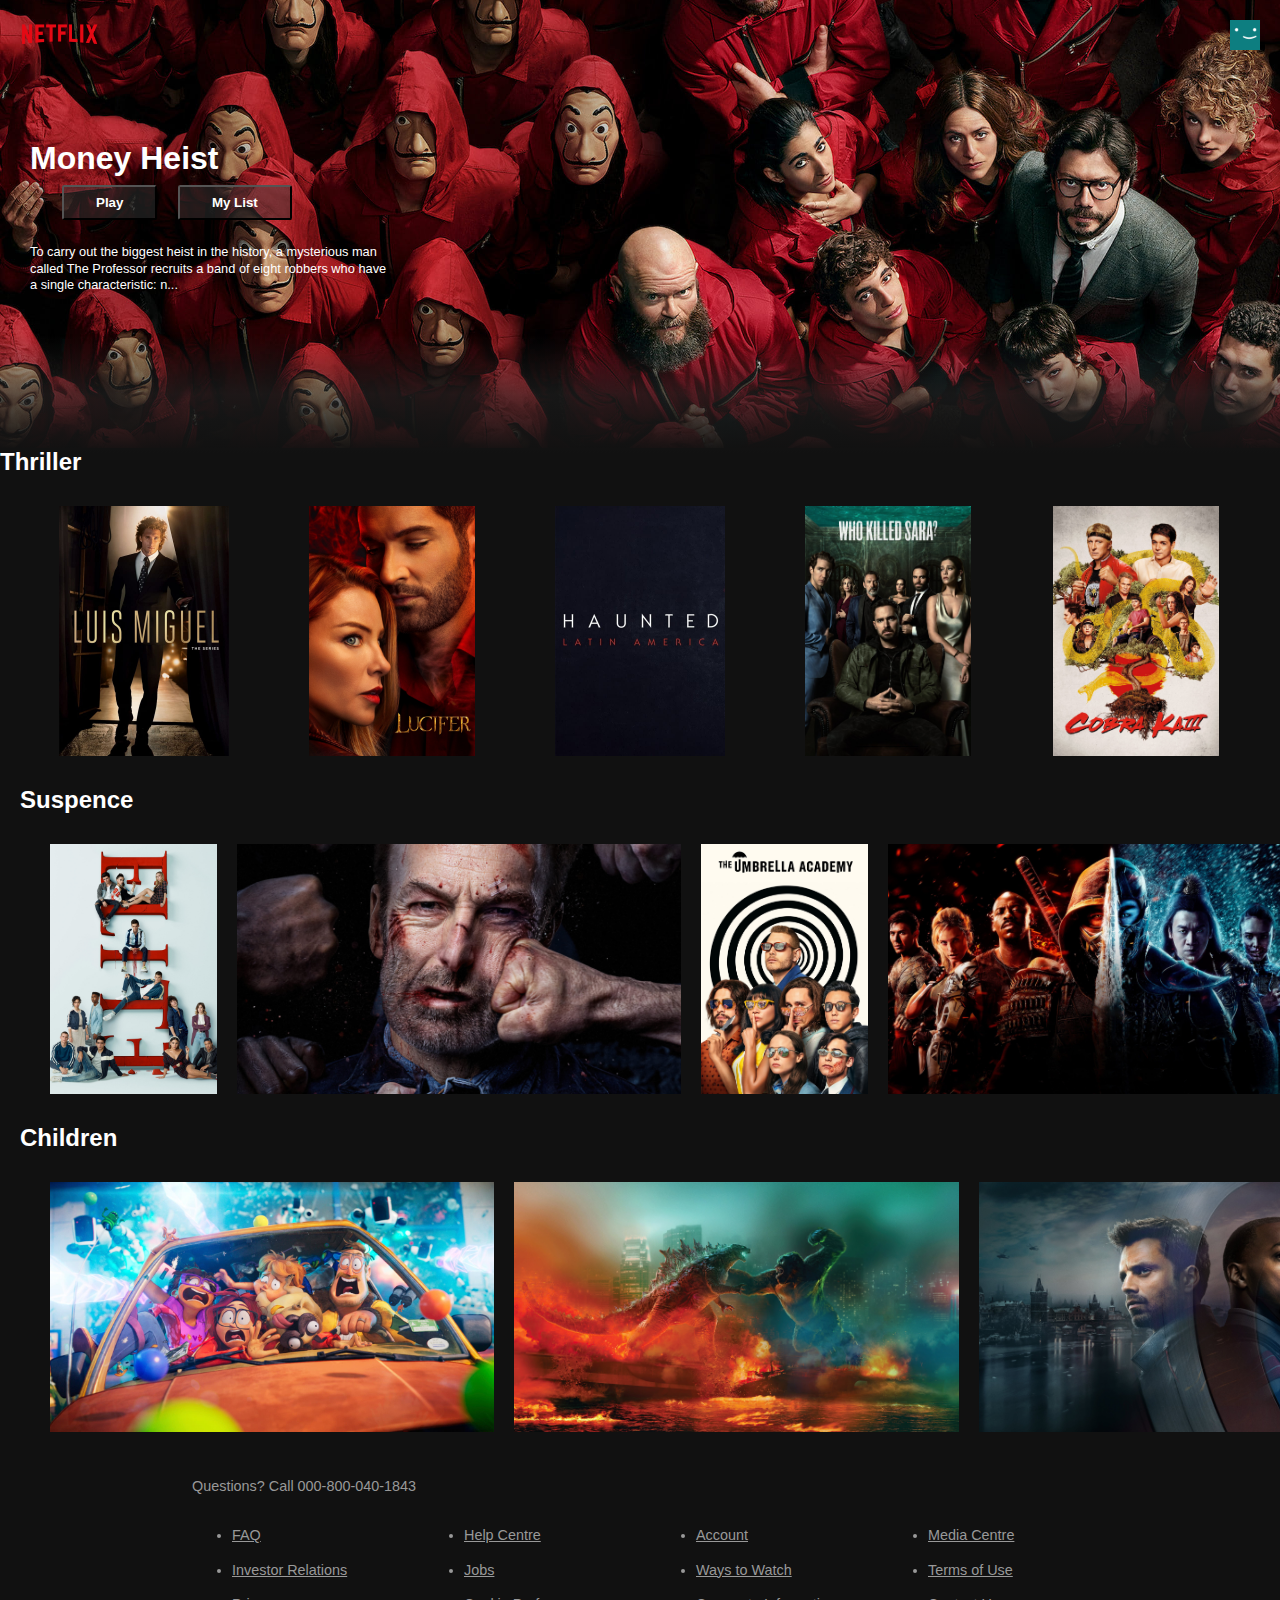
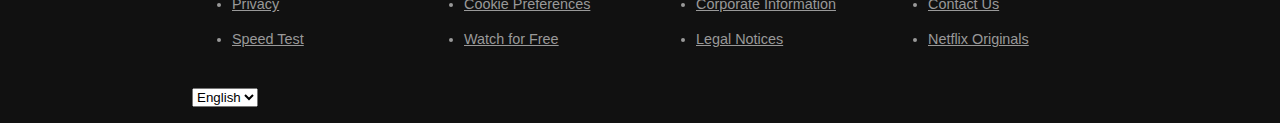
<file: movies.html>
<!DOCTYPE html>
<html lang="en">
  <head>
    <meta charset="UTF-8" />
    <meta http-equiv="X-UA-Compatible" content="IE=edge" />
    <meta name="viewport" content="width=device-width, initial-scale=1.0" />
    <title>Netflix Main Page</title>
    <link
      rel="stylesheet"
      href="https://cdnjs.cloudflare.com/ajax/libs/font-awesome/5.15.3/css/all.min.css"
      integrity="sha512-iBBXm8fW90+nuLcSKlbmrPcLa0OT92xO1BIsZ+ywDWZCvqsWgccV3gFoRBv0z+8dLJgyAHIhR35VZc2oM/gI1w=="
      crossorigin="anonymous"
    />
    <link rel="icon" href="images/logo.png" />
    <link rel="stylesheet" href="movie.css" />
  </head>
  <body>
    <div class="nav" id="nav">
      <img src="images/logo.png" alt="logo" class="nav__logo" />
      <img src="images/avatar.png" alt="avatar" class="nav__avatar" />
    </div>
    <div class="banner">
      <div class="banner__contents">
        <h1 class="banner__tittle">Money Heist</h1>
        <div class="banner__buttons">
          <button class="banner__buttons">Play</button>
          <button class="banner__buttons">My List</button>
        </div>
        <div class="banner__description">
          To carry out the biggest heist in the history, a mysterious man called
          The Professor recruits a band of eight robbers who have a single
          characteristic: n...
        </div>
      </div>
      <div class="banner--fadeBottom"></div>
    </div>

    <div class="row" id="thriller">
      <h2>Thriller</h2>
      <div class="row__posters">
        <img src="images/m1.jpg" alt="Money heist" class="row__poster" />
        <img src="images/m2.jpg" alt="elite" class="row__poster" />
        <img src="images/m3.jpg" alt="The alist" class="row__poster" />
        <img src="images/m4.jpg" alt="I care alot" class="row__poster" />
        <img src="images/m5.jpg" alt="Guilty" class="row__poster" />
      </div>
    </div>

    <div class="row">
      <h2>Suspence</h2>
      <div class="row__posters">
        <img src="images/m6.jpg" alt="V Wars" class="row__poster" />
        <img src="images/m15.jpg" alt="The society" class="row__poster" />
        <img src="images/m8.jpg" alt="Ragnarok" class="row__poster" />
        <img src="images/m9.jpg" alt="I care alot" class="row__poster" />
        <img src="images/m10.jpg" alt="The society" class="row__poster" />
      </div>
    </div>

    <div class="row">
      <h2>Children</h2>
      <div class="row__posters">
        <img src="images/m11.jpg" alt="boss baby" class="row__poster" />
        <img src="images/m12.jpg" alt="The unlisted" class="row__poster" />
        <img src="images/m13.jpg" alt="The lost dragon" class="row__poster" />
        <img
          src="images/m14.jpg"
          alt="vivo"
          class="row__poster row__posterLarge"
        />
        <img src="images/m7.jpg" alt="The inbestors" class="row__poster" />
      </div>
    </div>
    <script>
      const nav = document.getElementById("nav");
      window.addEventListener("scroll", () => {
        if (window.scrollY >= 100) {
          nav.classList.add("nav__black");
        } else {
          nav.classList.remove("nav__black");
        }
      });
    </script>
    <footer class="footer">
      <p>Questions? Call 000-800-040-1843</p>
      <div class="footer-cols">
        <ul>
          <li><a href="#">FAQ</a></li>
          <li><a href="#">Investor Relations</a></li>
          <li><a href="#">Privacy</a></li>
          <li><a href="#">Speed Test</a></li>
        </ul>
        <ul>
          <li><a href="#">Help Centre</a></li>
          <li><a href="#">Jobs</a></li>
          <li><a href="#">Cookie Preferences</a></li>
          <li><a href="#">Watch for Free</a></li>
        </ul>
        <ul>
          <li><a href="#">Account</a></li>
          <li><a href="#">Ways to Watch</a></li>
          <li><a href="#">Corporate Information</a></li>
          <li><a href="#">Legal Notices</a></li>
        </ul>
        <ul>
          <li><a href="#">Media Centre</a></li>
          <li><a href="#">Terms of Use</a></li>
          <li><a href="#">Contact Us</a></li>
          <li><a href="#">Netflix Originals</a></li>
        </ul>
        <div class="navbar__nav__items">
          <div class="nav__item">
            <div class="dropdown__container">
              <i class="fas fa-globe"></i>
              <select
                name="languages"
                id="languagesSelect"
                class="language__drop__down"
              >
                <option value="english" selected>English</option>
                <option value="hindi">Hindi</option>
              </select>
            </div>
          </div>
        </div>
      </div>
    </footer>
  </body>
</html>
</file>
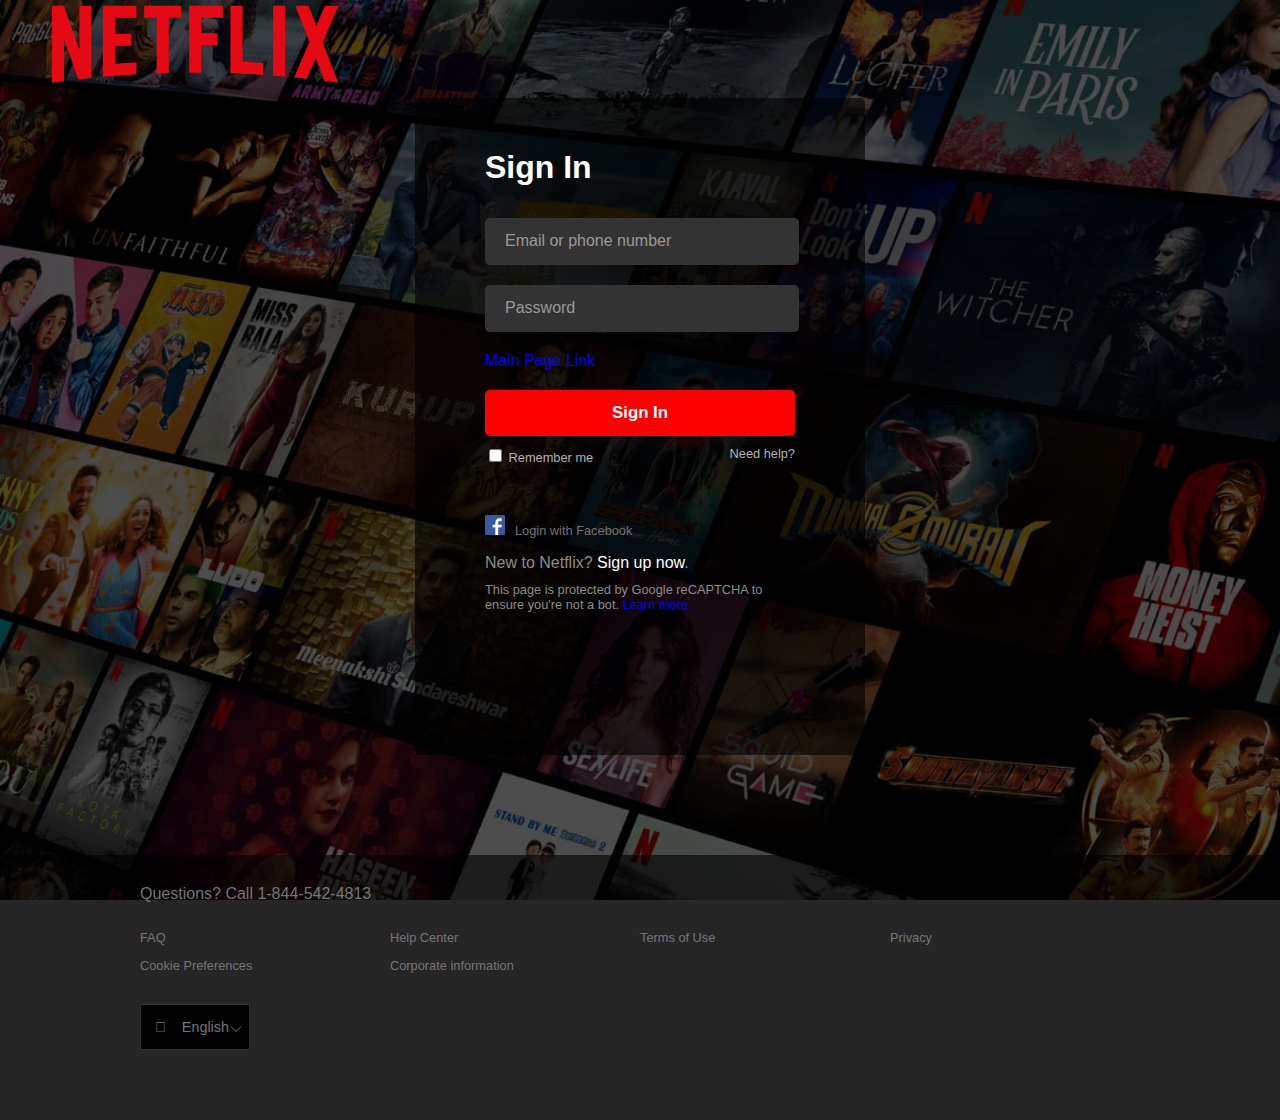
<file: signin.html>
<!DOCTYPE html>
<html lang="en">
  <head>
    <meta charset="UTF-8" />
    <meta http-equiv="X-UA-Compatible" content="IE=edge" />
    <meta name="viewport" content="width=device-width, initial-scale=1.0" />
    <link
      rel="stylesheet"
      href="https://cdnjs.cloudflare.com/ajax/libs/font-awesome/5.15.3/css/all.min.css"
      integrity="sha512-iBBXm8fW90+nuLcSKlbmrPcLa0OT92xO1BIsZ+ywDWZCvqsWgccV3gFoRBv0z+8dLJgyAHIhR35VZc2oM/gI1w=="
      crossorigin="anonymous"
    />
    <link rel="stylesheet" href="signin.css" />
    <link rel="icon" href="images/logo.png" />
    <title>Netflix</title>
  </head>
  <body>
    <div class="upper">
      <div class="logo">
        <a href="#">
          <img src="images/logo.png" class="img-logo" />
        </a>
      </div>
      <div class="login-div">
        <form class="login">
          <h1>Sign In</h1>
          <div class="input-text">
            <input
              type="text"
              id="inputEmail"
              name="email"
              placeholder="Email or phone number"
              onfocus="inputOnFocus(this)"
              onblur="inputOnBlur(this)"
            />
            <div class="warning-input" id="warningEmail">
              Please enter a valid email or phone number.
            </div>
          </div>

          <div class="input-text">
            <input
              type="password"
              id="inputPassword"
              name="password"
              placeholder="Password"
              onfocus="inputOnFocus(this)"
              onblur="inputOnBlur(this)"
            />
            <div class="warning-input" id="warningPassword">
              Your password must contain between 4 and 60 characters.
            </div>
          </div>

          <div>
            <a href="movies.html" id="mainPage">Main Page Link</a>
            <button class="signin-button">Sign In</button>
          </div>
          <div class="remember-flex">
            <div>
              <input type="checkbox" />
              <label class="color_text">Remember me</label>
            </div>
            <div class="help">
              <a class="color_text" href="#">Need help?</a>
            </div>
          </div>
          <div class="login-face">
            <img src="images/fb.png" height="20" /><a
              href="#"
              class="color_link log_face"
              >Login with Facebook</a
            >
          </div>
          <div class="new-members">
            New to Netflix? <a href="#" class="signup-link">Sign up now</a>.
          </div>
          <div class="protection color_link help">
            This page is protected by Google reCAPTCHA to ensure you're not a
            bot. <a href="#">Learn more.</a>
          </div>
        </form>
      </div>
    </div>
    <div class="bottom">
      <div class="bottom-width">
        Questions? Call
        <a href="tel:1-844-542-4813" class="tel-link">1-844-542-4813</a>
        <div>
          <ul class="bottom-flex">
            <li class="list-bottom">
              <a href="#" class="link-bottom"> FAQ </a>
            </li>
            <li class="list-bottom">
              <a href="#" class="link-bottom"> Help Center </a>
            </li>
            <li class="list-bottom">
              <a href="#" class="link-bottom"> Terms of Use </a>
            </li>
            <li class="list-bottom">
              <a href="#" class="link-bottom"> Privacy </a>
            </li>
            <li class="list-bottom">
              <a href="#" class="link-bottom"> Cookie Preferences </a>
            </li>
            <li class="list-bottom">
              <a href="#" class="link-bottom"> Corporate information </a>
            </li>
          </ul>
        </div>
        <div>
          <select class="fa select-language">
            <option>&#xf0ac; &nbsp;&nbsp;&nbsp;English</option>
            <option>&#xf0ac; &nbsp;&nbsp;&nbsp;Hindi</option>
          </select>
        </div>
      </div>
    </div>
    <script src="signin.js"></script>
  </body>
</html>
</file>
<file: movie.css>
* {
  margin: 0;
  box-sizing: border-box;
}

body {
  font-family: Arial, Helvetica, sans-serif;
  background-color: #111;
}

#thriller {
  padding: 0%;
  margin: 0%;
}
.row__poster {
  width: 100%;
  object-fit: contain;
  max-height: 250px;
  /* max-width: 150px; */
  margin: 10px;
  transition: transfrom 450ms;
}

.row__posters {
  display: flex;
  overflow-y: hidden;
  overflow-x: scroll;
  padding: 20px;
}

.row__poster:hover {
  transform: scale(1.08);
}

.row__posters::-webkit-scrollbar {
  display: none;
}

.row {
  color: white;
  margin-left: 20px;
}

.banner {
  background-image: url(images/banner.jpg);
  background-size: cover;
  background-position: center center;
  color: white;
  object-fit: contain;
  height: 448px;
}

.banner__contents {
  margin-left: 30px;
  padding-top: 140px;
  height: 190px;
}

.banner__title {
  font-size: 3rem;
  font-weight: 800;
  padding-bottom: 0.3rem;
}

.banner__description {
  width: 45rem;
  line-height: 1.3;
  padding-top: 1rem;
  font-size: 0.8rem;
  max-width: 360px;
  height: 180px;
}

.banner__buttons {
  cursor: pointer;
  color: #fff;
  outline: none;
  font-weight: 700;
  border-radius: 0.2vw;
  padding-right: 2rem;
  padding-left: 2rem;
  margin-right: 1rem;
  padding-bottom: 0.5rem;
  padding-top: 0.5rem;
}
.banner__button:hover {
  color: #000;
  background-color: #e6e6e6e6;
  transition: all 0.2s;
}

button {
  background-color: rgba(51, 51, 51, 0.5);
}

.banner--fadeBottom {
  margin-top: 145px;
  height: 7.4rem;
  background-image: linear-gradient(
    180deg,
    transparent,
    rgba(37, 37, 37, 0.61),
    #111
  );
}

.nav__logo {
  width: 80px;
  object-fit: contain;
}

.nav__avatar {
  width: 30px;
  object-fit: contain;
}

.nav {
  position: fixed;
  top: 0%;
  width: 100%;
  display: flex;
  justify-content: space-between;
  padding: 20px;
  z-index: 1;
  transition-timing-function: ease-in;
  transition: all 0.5s;
}

.nav__black {
  background-color: #111;
}

.footer {
  max-width: 70%;
  margin: 1rem auto;
  overflow: auto;
}

.footer,
.footer a {
  color: #999999;
  font-size: 0.9rem;
}

.footer p {
  margin-bottom: 1.5rem;
}

.footer .footer-cols {
  display: grid;
  grid-template-columns: repeat(4, 1fr);
  grid-gap: 2rem;
}

.footer li {
  line-height: 2.4;
}
</file>
<file: signin.css>
body {
  margin: 0;
  padding: 0;
  background: url("images/1.jpg") no-repeat center center fixed;
  -webkit-background-size: cover;
  -moz-background-size: cover;
  -o-background-size: cover;
  background-size: cover;
  font-family: "Helvetica Neue", Helvetica, Arial, sans-serif;
}

.img-logo {
  height: 94px;
  margin-left: 45px;
}

.upper {
  background-color: rgba(0, 0, 0, 0.6);
  padding-bottom: 100px;
}

.bottom {
  background-color: rgba(0, 0, 0, 0.85);
  color: #757575;
}

.bottom-width {
  max-width: 1000px;
  margin: 0 auto;
  padding: 30px;
}

.bottom-flex {
  display: flex;
  flex-wrap: wrap;
  padding: 15px 0 0 0;
  margin-block-start: 0;
  margin-block-end: 0;
}

.bottom-flex li {
  list-style: none;
}

.list-bottom {
  width: 25%;
  margin-top: 10px;
}

.link-bottom {
  text-decoration: none;
  color: #757575;
  font-size: 0.8rem;
}

.link-bottom:hover {
  text-decoration: underline;
}

.login {
  margin: 0 auto;
  width: 310px;
  background-color: rgba(0, 0, 0, 0.6);
  border-radius: 5px;
  padding: 30px 70px 143px 70px;
}

.login h1 {
  color: white;
  padding-bottom: 10px;
}

.input-text {
  margin-bottom: 20px;
}

.input-text input {
  width: 100%;
  height: 45px;
  background-color: #333;
  color: white;
  border-radius: 5px;
  border: none;
  outline: transparent;
  text-indent: 18px;
}

.input-text input::-webkit-input-placeholder {
  font-size: 1rem;
  color: #999;
}

.input-text input::-moz-placeholder {
  font-size: 1rem;
  color: #999;
  text-indent: 40px;
}

.signin-button {
  margin-top: 20px;
  width: 100%;
  padding: 13px;
  border-radius: 5px;
  background-color: red;
  color: white;
  border: none;
  font-weight: bold;
  font-size: 1.05rem;
  cursor: pointer;
}

.remember-flex {
  display: flex;
  justify-content: space-between;
  margin-top: 10px;
  font-size: 0.8rem;
}

.color_text {
  color: #b3b3b3;
}

.color_link {
  color: #737373;
}

.signup-link {
  color: white;
  text-decoration: none;
}

.warning-input {
  display: none;
  color: #e87c03;
  margin-top: 0;
  font-size: 0.8rem;
  margin-top: 6px;
}

.signup-link:hover {
  text-decoration: underline;
}

.face_icon {
  color: #3b5998;
  margin-right: 6px;
  font-size: 20px;
}

.log_face {
  text-decoration: none;
  margin-left: 10px;
  font-size: 0.8rem;
}

.login-face {
  margin: 50px 0 15px 0;
  vertical-align: middle;
  color: #8c8c8c;
}

.new-members {
  margin-bottom: 10px;
  color: #8c8c8c;
}

.help a {
  text-decoration: none;
}
.help a:hover {
  text-decoration: underline;
}

.protection {
  font-size: 0.8rem;
  color: #8c8c8c;
}

.protection a {
  text-decoration: none;
}

.protection a:hover {
  text-decoration: underline;
}

.tel-link {
  text-decoration: none;
  color: #757575;
}

.tel-link:hover {
  text-decoration: underline;
}

.select-language {
  -webkit-appearance: none;
  -moz-appearance: none;
  background: url("[data-uri]");
  background-size: 12px;
  background-position-x: calc(100% - 7px);
  background-position-y: calc(100% - 14px);
  background-repeat: no-repeat;
  background-color: #000;
  color: #757575;
  padding: 14px 20px 14px 14px;
  margin: 30px 0 40px 0;
  font-size: 0.9rem;
  min-height: 40px;
  border: 1px solid #333;
}

.select-language option {
  padding-left: 10px;
}

@media screen and (max-width: 740px) {
  body {
    background: black;
  }

  .img-logo {
    margin-left: 22px;
  }

  .login {
    padding: 0 10px 0 10px;
    width: 100%;
  }

  .login-div {
    width: 90%;
    margin: 0 auto;
  }

  .bottom {
    border-top: 1px solid #737373;
  }

  .upper {
    padding-bottom: 93px;
  }

  .list-bottom {
    width: 33%;
  }
}

@media screen and (max-width: 500px) {
  .list-bottom {
    width: 50%;
  }
}

#mainPage a {
  text-decoration: none;
  color: white;
}

#mainPage:visited {
  color: white;
  text-decoration: none;
}

a {
  text-decoration: none;
}
</file>
